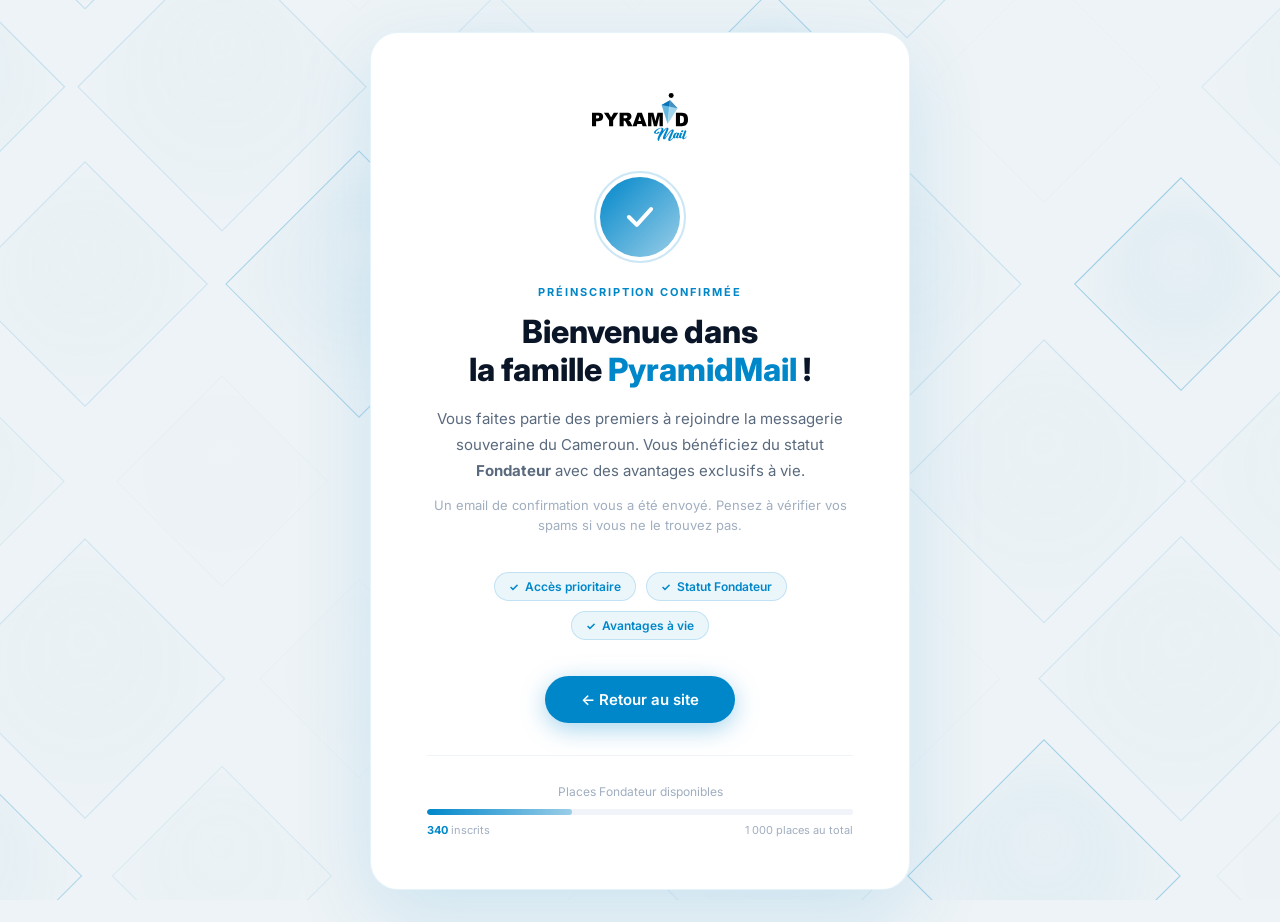
<file: merci.html>
<!DOCTYPE html>
<html lang="fr">
<head>
  <meta charset="UTF-8"/>
  <meta name="viewport" content="width=device-width, initial-scale=1.0"/>
  <title>Merci — PyramidMail</title>
  <link href="https://fonts.googleapis.com/css2?family=Inter:wght@300;400;500;600;700;800&display=swap" rel="stylesheet"/>
  <style>
    *, *::before, *::after { box-sizing: border-box; margin: 0; padding: 0; }

    :root {
      --pm-blue:  #0087CA;
      --pm-light: #9ACEE8;
      --pm-bg:    #EDF3F6;
      --pm-dark:  #0a1628;
    }

    body {
      font-family: 'Inter', sans-serif;
      background: var(--pm-bg);
      min-height: 100vh;
      display: flex;
      flex-direction: column;
      align-items: center;
      justify-content: flex-start;
      overflow-y: auto;
      overflow-x: hidden;
      position: relative;
      padding: 32px 0;
    }

    /* ── Canvas pyramides ── */
    #mercCanvas {
      position: fixed;
      inset: 0;
      width: 100%; height: 100%;
      pointer-events: none;
      z-index: 0;
    }

    /* ── Carte centrale ── */
    .merci-card {
      position: relative;
      z-index: 1;
      background: #fff;
      border-radius: 28px;
      padding: 60px 56px 52px;
      max-width: 540px;
      width: 90%;
      box-shadow: 0 24px 80px rgba(0,135,202,0.14);
      border: 1px solid rgba(0,135,202,0.1);
      text-align: center;
      animation: slideUp .7s cubic-bezier(0.22,1,0.36,1) both;
    }

    @keyframes slideUp {
      from { opacity: 0; transform: translateY(40px); }
      to   { opacity: 1; transform: translateY(0); }
    }

    /* ── Logo ── */
    .merci-logo {
      height: 48px;
      width: auto;
      margin-bottom: 32px;
    }

    /* ── Icône checkmark animée ── */
    .check-wrap {
      width: 80px;
      height: 80px;
      border-radius: 50%;
      background: linear-gradient(135deg, #0087CA, #9ACEE8);
      display: flex;
      align-items: center;
      justify-content: center;
      margin: 0 auto 28px;
      animation: popIn .5s .3s cubic-bezier(0.22,1,0.36,1) both;
      position: relative;
    }

    @keyframes popIn {
      from { transform: scale(0); opacity: 0; }
      to   { transform: scale(1); opacity: 1; }
    }

    .check-wrap::after {
      content: '';
      position: absolute;
      inset: -6px;
      border-radius: 50%;
      border: 2px solid rgba(0,135,202,0.2);
      animation: ringPulse 2s ease-in-out infinite;
    }

    @keyframes ringPulse {
      0%, 100% { transform: scale(1);   opacity: 1; }
      50%       { transform: scale(1.1); opacity: .4; }
    }

    .check-wrap svg {
      width: 38px;
      height: 38px;
    }

    /* ── Texte ── */
    .merci-eyebrow {
      font-size: 11px;
      font-weight: 700;
      letter-spacing: .18em;
      text-transform: uppercase;
      color: var(--pm-blue);
      margin-bottom: 14px;
    }

    .merci-title {
      font-size: clamp(24px, 4vw, 32px);
      font-weight: 800;
      color: var(--pm-dark);
      line-height: 1.2;
      margin-bottom: 16px;
    }

    .merci-title span { color: var(--pm-blue); }

    .merci-desc {
      font-size: 15px;
      color: #5a6a7e;
      line-height: 1.75;
      margin-bottom: 10px;
    }

    .merci-note {
      font-size: 13px;
      color: #a0aec0;
      line-height: 1.6;
      margin-bottom: 36px;
    }

    /* ── Badges avantages ── */
    .merci-badges {
      display: flex;
      gap: 10px;
      justify-content: center;
      flex-wrap: wrap;
      margin-bottom: 36px;
    }

    .badge {
      display: inline-flex;
      align-items: center;
      gap: 6px;
      background: rgba(0,135,202,.08);
      border: 1px solid rgba(0,135,202,.18);
      color: var(--pm-blue);
      font-size: 12px;
      font-weight: 600;
      padding: 6px 14px;
      border-radius: 100px;
    }

    .badge::before {
      content: '✓';
      font-size: 11px;
      font-weight: 700;
    }

    /* ── Bouton retour ── */
    .btn-retour {
      display: inline-flex;
      align-items: center;
      gap: 8px;
      background: var(--pm-blue);
      color: #fff;
      font-family: 'Inter', sans-serif;
      font-size: 15px;
      font-weight: 600;
      padding: 14px 36px;
      border-radius: 50px;
      text-decoration: none;
      transition: background .2s, transform .15s;
      box-shadow: 0 6px 24px rgba(0,135,202,0.35);
    }

    .btn-retour:hover {
      background: #006ba0;
      transform: translateY(-2px);
    }

    /* ── Compteur fondateurs ── */
    .founders-bar {
      margin-top: 32px;
      padding-top: 28px;
      border-top: 1px solid #f0f4f8;
    }

    .founders-label {
      font-size: 12px;
      color: #a0aec0;
      margin-bottom: 10px;
    }

    .founders-track {
      background: #f0f4f8;
      border-radius: 100px;
      height: 6px;
      overflow: hidden;
    }

    .founders-fill {
      height: 100%;
      border-radius: 100px;
      background: linear-gradient(90deg, var(--pm-blue), var(--pm-light));
      width: 0%;
      animation: fillTrack 1.2s .6s cubic-bezier(0.22,1,0.36,1) forwards;
    }

    @keyframes fillTrack {
      to { width: 34%; }
    }

    .founders-count {
      display: flex;
      justify-content: space-between;
      margin-top: 8px;
      font-size: 11px;
      color: #a0aec0;
    }

    .founders-count strong {
      color: var(--pm-blue);
      font-weight: 700;
    }

    @media (max-width: 560px) {
      .merci-card { padding: 40px 28px 36px; }
      .merci-badges { gap: 8px; }
      body { padding: 20px 0; }
    }
  </style>
</head>
<body>

<canvas id="mercCanvas"></canvas>

<div class="merci-card">

  <img
    src="assets/images/Logo PyramidMail.svg"
    alt="PyramidMail"
    class="merci-logo"
    onerror="this.style.display='none'"
  />

  <div class="check-wrap">
    <svg viewBox="0 0 24 24" fill="none">
      <path d="M5 12l5 5L19 7" stroke="#fff" stroke-width="2.5" stroke-linecap="round" stroke-linejoin="round"/>
    </svg>
  </div>

  <p class="merci-eyebrow">Préinscription confirmée</p>

  <h1 class="merci-title">Bienvenue dans<br>la famille <span>PyramidMail</span> !</h1>

  <p class="merci-desc">
    Vous faites partie des premiers à rejoindre la messagerie souveraine du Cameroun.
    Vous bénéficiez du statut <strong>Fondateur</strong> avec des avantages exclusifs à vie.
  </p>

  <p class="merci-note">
    Un email de confirmation vous a été envoyé. Pensez à vérifier vos spams si vous ne le trouvez pas.
  </p>

  <div class="merci-badges">
    <span class="badge">Accès prioritaire</span>
    <span class="badge">Statut Fondateur</span>
    <span class="badge">Avantages à vie</span>
  </div>

  <a href="index.html" class="btn-retour">
    ← Retour au site
  </a>

  <div class="founders-bar">
    <p class="founders-label">Places Fondateur disponibles</p>
    <div class="founders-track">
      <div class="founders-fill"></div>
    </div>
    <div class="founders-count">
      <span><strong>340</strong> inscrits</span>
      <span>1 000 places au total</span>
    </div>
  </div>

</div>

<script>
/* ── Pyramides animées ── */
(function () {
  const canvas  = document.getElementById('mercCanvas');
  const ctx     = canvas.getContext('2d');
  const SIZE    = 130;
  const COLS    = 9;
  const ROWS    = 7;
  const GAP     = 14;
  let W, H, t   = 0;
  const cells   = [];

  function buildCells() {
    cells.length = 0;
    const cW = SIZE * 2 + GAP;
    const cH = SIZE * 2 + GAP;
    const ox = (W - COLS * cW) / 2 + SIZE;
    const oy = (H - ROWS * cH * 0.72) / 2 + SIZE;
    for (let r = 0; r < ROWS; r++) {
      for (let c = 0; c < COLS; c++) {
        cells.push({
          cx:        ox + c * cW + (r % 2 === 1 ? cW / 2 : 0),
          cy:        oy + r * cH * 0.72,
          phase:     Math.random() * Math.PI * 2,
          speed:     0.25 + Math.random() * 0.45,
          baseAlpha: 0.03 + Math.random() * 0.07,
          pulseAmp:  0.03 + Math.random() * 0.055,
          size:      SIZE * (0.7 + Math.random() * 0.45),
        });
      }
    }
  }

  function resize() {
    W = canvas.width  = window.innerWidth;
    H = canvas.height = window.innerHeight;
    buildCells();
  }

  function drawDiamond(cx, cy, s, alpha, strokeA) {
    ctx.beginPath();
    ctx.moveTo(cx, cy - s); ctx.lineTo(cx + s, cy);
    ctx.lineTo(cx, cy + s); ctx.lineTo(cx - s, cy);
    ctx.closePath();
    const g = ctx.createRadialGradient(cx, cy - s * .3, 0, cx, cy, s);
    g.addColorStop(0,   `rgba(154,206,232,${alpha * .55})`);
    g.addColorStop(.5,  `rgba(0,135,202,${alpha * .28})`);
    g.addColorStop(1,   `rgba(0,135,202,0)`);
    ctx.fillStyle = g; ctx.fill();
    ctx.strokeStyle = `rgba(0,135,202,${strokeA})`; ctx.lineWidth = 1.1; ctx.stroke();
    ctx.beginPath(); ctx.moveTo(cx, cy - s); ctx.lineTo(cx + s, cy);
    ctx.strokeStyle = `rgba(154,206,232,${strokeA * .7})`; ctx.lineWidth = .5; ctx.stroke();
    ctx.beginPath(); ctx.moveTo(cx, cy - s); ctx.lineTo(cx - s, cy);
    ctx.strokeStyle = `rgba(154,206,232,${strokeA * .3})`; ctx.lineWidth = .5; ctx.stroke();
  }

  function animate() {
    ctx.clearRect(0, 0, W, H);
    t += 0.007;
    cells.forEach(c => {
      const w = Math.sin(t * c.speed + c.phase);
      const a = c.baseAlpha + w * c.pulseAmp;
      drawDiamond(c.cx, c.cy, c.size * (1 + w * .04), Math.max(0, a), Math.max(.015, a * 2.4));
    });
    requestAnimationFrame(animate);
  }

  resize();
  window.addEventListener('resize', resize);
  animate();
})();
</script>

</body>
</html>
</file>
